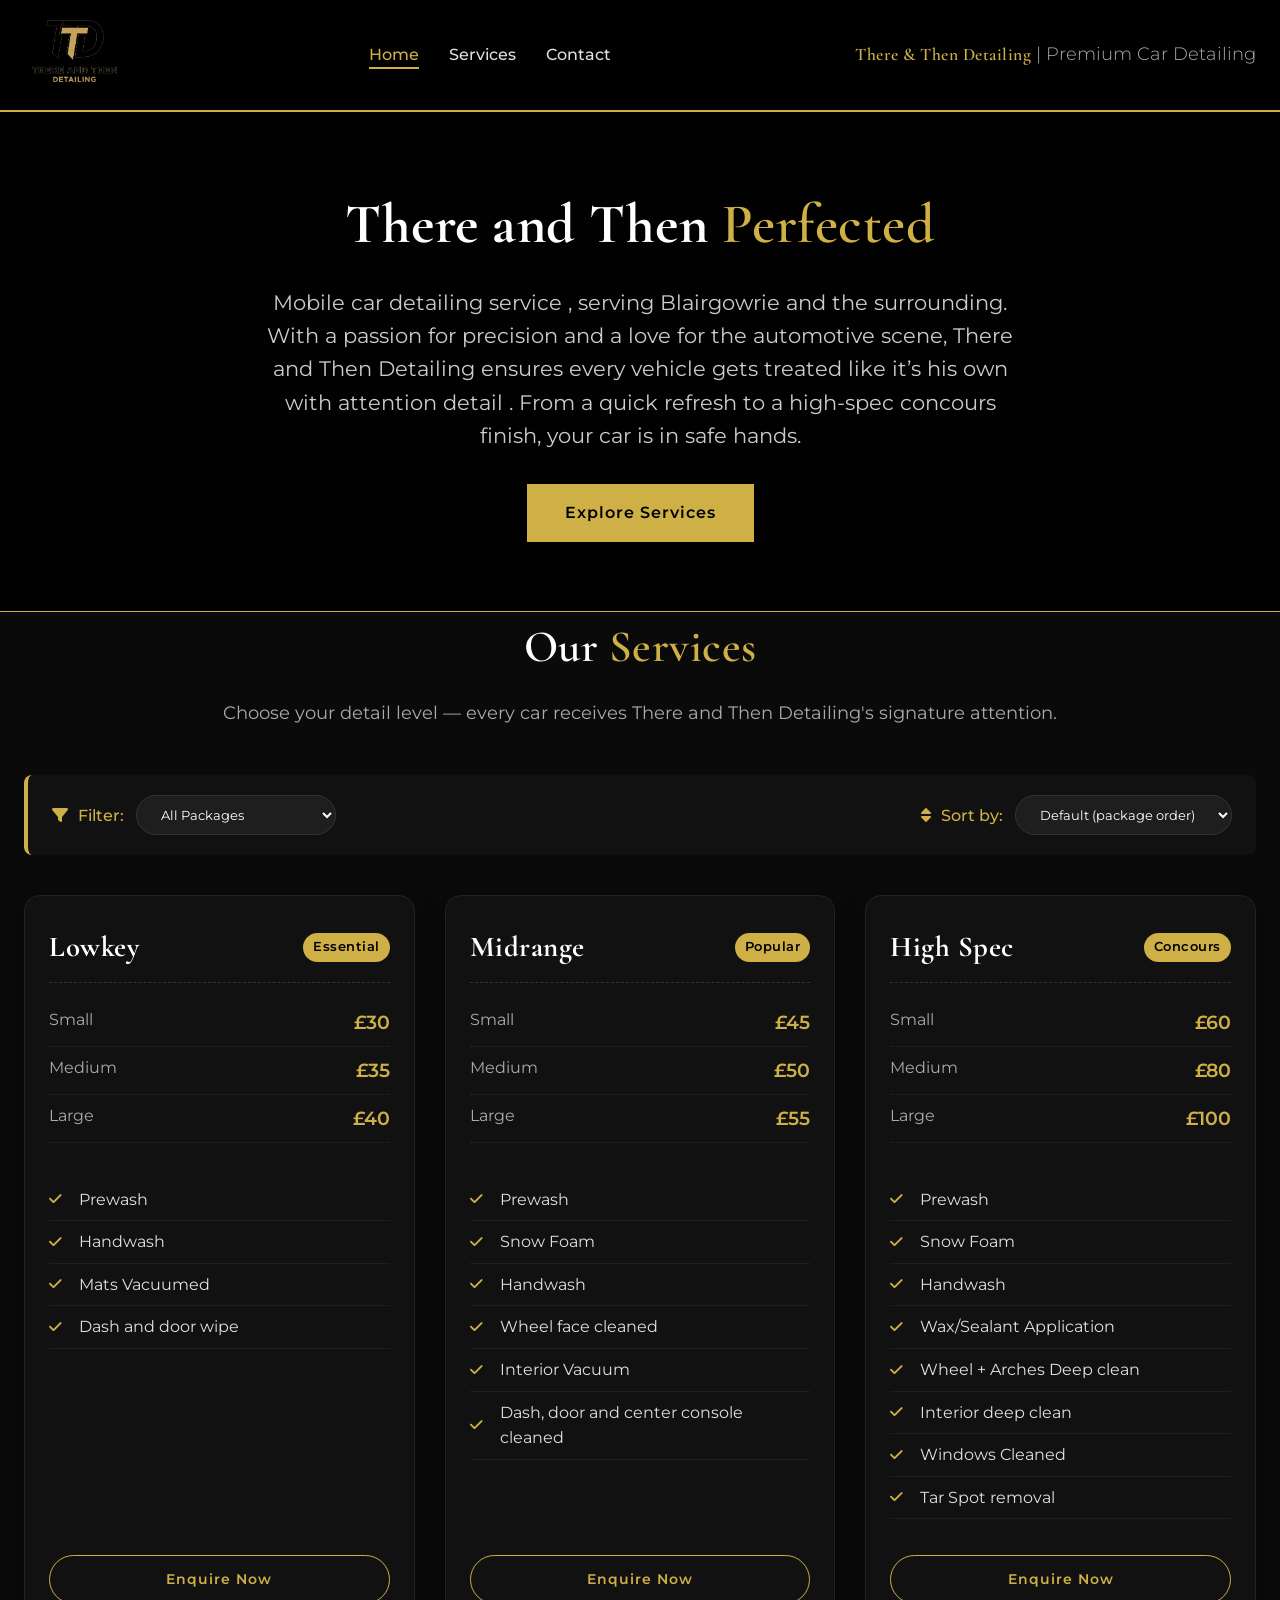
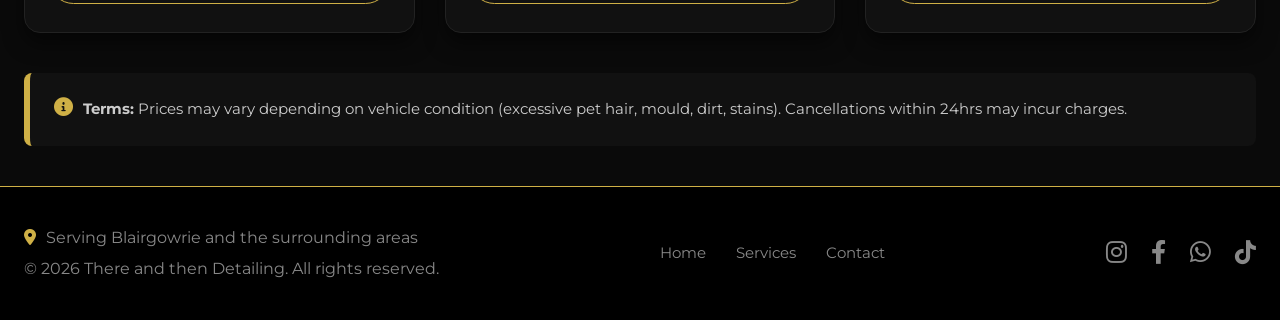
<file: index.html>
<!DOCTYPE html>
<html lang="en">
<head>
  <meta charset="UTF-8">
  <meta name="viewport" content="width=device-width, initial-scale=1.0, maximum-scale=5.0">
  <title>There and then Detailing | Premium Car Detailing Scotland</title>
  <link rel="icon" type="image/png" href="images/favicon_512.png">
  
  <!-- SEO Meta -->
  <meta name="description" content="There and then Detailing – Gift's premium mobile detailing service in Scotland. Lowkey to High Spec packages: snow foam, wax, deep interior. Book your valet today.">
  <meta name="keywords" content="car detailing Scotland, mobile valet, Gift, there and then detailing, paint correction, snow foam, wax, interior deep clean">
  <meta name="author" content="There and then Detailing">
  
  <!-- Open Graph -->
  <meta property="og:title" content="There and then Detailing | Scotland">
  <meta property="og:type" content="website">
  <meta property="og:description" content="Black & gold standard detailing. Gift brings high-end mobile detailing to your driveway.">
  <meta property="og:image" content="images/social-preview.jpg">
  <meta property="og:url" content="https://www.thereandthendetailing.scot">
  
  <!-- Fonts & Icons -->
  <link rel="preconnect" href="https://fonts.googleapis.com">
  <link rel="preconnect" href="https://fonts.gstatic.com" crossorigin>
  <link href="https://fonts.googleapis.com/css2?family=Cormorant+Garamond:wght@400;600;700&family=Montserrat:wght@300;400;500;600&display=swap" rel="stylesheet">
  <link rel="stylesheet" href="https://cdnjs.cloudflare.com/ajax/libs/font-awesome/6.0.0-beta3/css/all.min.css">
  
  <!-- CSS -->
  <link rel="stylesheet" href="css/styles.css">
</head>
<body>
  <!-- HEADER -->
  <header class="header">
    <div class="container header-container">
      <div class="logo-area">
        <!-- Logo image - REPLACE WITH ACTUAL PATH -->
        <a href="index.html"><img src="images/Logo_Transparent.PNG" alt="There and then Detailing Logo" class="logo-img" onerror="this.style.display='none'; this.nextElementSibling.style.display='block';"></a>
        <div class="logo-fallback">There & Then</div>
      </div>
      
      <!-- NAVIGATION BAR - ADDED -->
      <nav class="main-nav">
        <ul class="nav-links">
          <li><a href="index.html" class="active">Home</a></li>
          <li><a href="index.html#services">Services</a></li>
          <li><a href="contact.html">Contact</a></li>
        </ul>
      </nav>
      
      <div class="owner-tag">
        <span class="gold-text">There & Then Detailing</span> <span class="owner-title">| Premium Car Detailing</span>
      </div>
    </div>
  </header>

  <!-- HERO SECTION (Home) -->
  <section class="hero">
    <div class="container hero-content">
      <h1 class="hero-title">There and Then <span class="gold-text">Perfected</span></h1>
      <p class="hero-subtitle">Mobile car detailing service , serving Blairgowrie and the surrounding. With a passion for precision and a love for the automotive scene, There and Then Detailing ensures every vehicle gets treated like it’s his own with attention detail . From a quick refresh to a high-spec concours finish, your car is in safe  hands.</p>
      <a href="#services" class="btn btn-gold">Explore Services</a>
    </div>
  </section>

  <!-- SERVICES SECTION with FILTERS & SORT -->
  <section id="services" class="services">
    <div class="container">
      <h2 class="section-title">Our <span class="gold-text">Services</span></h2>
      <p class="section-subtitle">Choose your detail level — every car receives There and Then Detailing's signature attention.</p>
      
      <!-- FILTER AND SORT BAR -->
      <div class="filter-sort-bar">
        <div class="filter-group">
          <label for="serviceFilter"><i class="fas fa-filter gold-icon"></i> Filter:</label>
          <select id="serviceFilter" class="filter-select">
            <option value="all">All Packages</option>
            <option value="Lowkey">Lowkey</option>
            <option value="Midrange">Midrange</option>
            <option value="High Spec">High Spec</option>
          </select>
        </div>
        
        <div class="sort-group">
          <label for="sortBy"><i class="fas fa-sort gold-icon"></i> Sort by:</label>
          <select id="sortBy" class="filter-select">
            <option value="default">Default (package order)</option>
            <option value="priceAsc">Price: Low to High</option>
            <option value="priceDesc">Price: High to Low</option>
            <option value="nameAsc">Name: A-Z</option>
          </select>
        </div>
      </div>
      
      <!-- SERVICES GRID -->
      <div id="servicesGrid" class="services-grid">
        <!-- Services will be dynamically injected via JavaScript -->
      </div>
      
      <!-- TERMS & CONDITIONS NOTE -->
      <div class="terms-note">
        <p><i class="fas fa-info-circle gold-icon"></i> <strong>Terms:</strong> Prices may vary depending on vehicle condition (excessive pet hair, mould, dirt, stains). Cancellations within 24hrs may incur charges.</p>
      </div>
    </div>
  </section>

  <!-- TEAM / OWNER SECTION -->
  <!--<section class="team">
    <div class="container">
      <h2 class="section-title">Meet The <span class="gold-text">Hand</span></h2>
      <div class="owner-card">
        <div class="owner-info">
           <h3>Gift Ngwenya</h3>
          <p class="owner-role">Founder & Head Detailer</p>
          <p class="owner-bio">With a passion for precision and a love for Scotland's automotive scene, Gift ensures every vehicle gets the black & gold treatment. From a quick refresh to a high-spec concours finish, your car is in meticulous hands.</p>
        </div> 
        <div class="owner-image-placeholder">
          <i class="fas fa-user-circle"></i>
          <!-- Replace with actual image if available: <img src="images/gift-portrait.jpg" alt="Gift - Detailer"> -->
        <!-- </div>
      </div>
    </div>
  </section> -->

  <!-- FOOTER with LOCATION -->
  <footer class="footer">
    <div class="container footer-content">
      <div class="footer-info">
        <p><i class="fas fa-map-marker-alt gold-icon"></i> Serving Blairgowrie and the surrounding areas</p>
        <p>&copy; 2026 There and then Detailing. All rights reserved.</p>
      </div>
      
      <!-- FOOTER NAVIGATION - ADDED -->
      <div class="footer-nav">
        <a href="index.html">Home</a>
        <a href="index.html#services">Services</a>
        <a href="contact.html">Contact</a>
      </div>
      
      <div class="footer-social">
        <a href="https://www.instagram.com/thereandthendetailing/" aria-label="Instagram"><i class="fab fa-instagram"></i></a>
        <a href="https://www.facebook.com/ThereAndThenDetailing" aria-label="Facebook"><i class="fab fa-facebook-f"></i></a>
        <a href="https://wa.me/message/XXR4GZSARVKXA1" target="_blank" aria-label="WhatsApp">
        <i class="fab fa-whatsapp"></i>
        </a>
        <a href="https://www.tiktok.com/@thereandthendetailing" target="_blank" aria-label="TikTok">
        <i class="fab fa-tiktok"></i>
        </a>
      </div>
    </div>
  </footer>

  <!-- JavaScript -->
  <script src="js/script.js"></script>
</body>
</html>
</file>
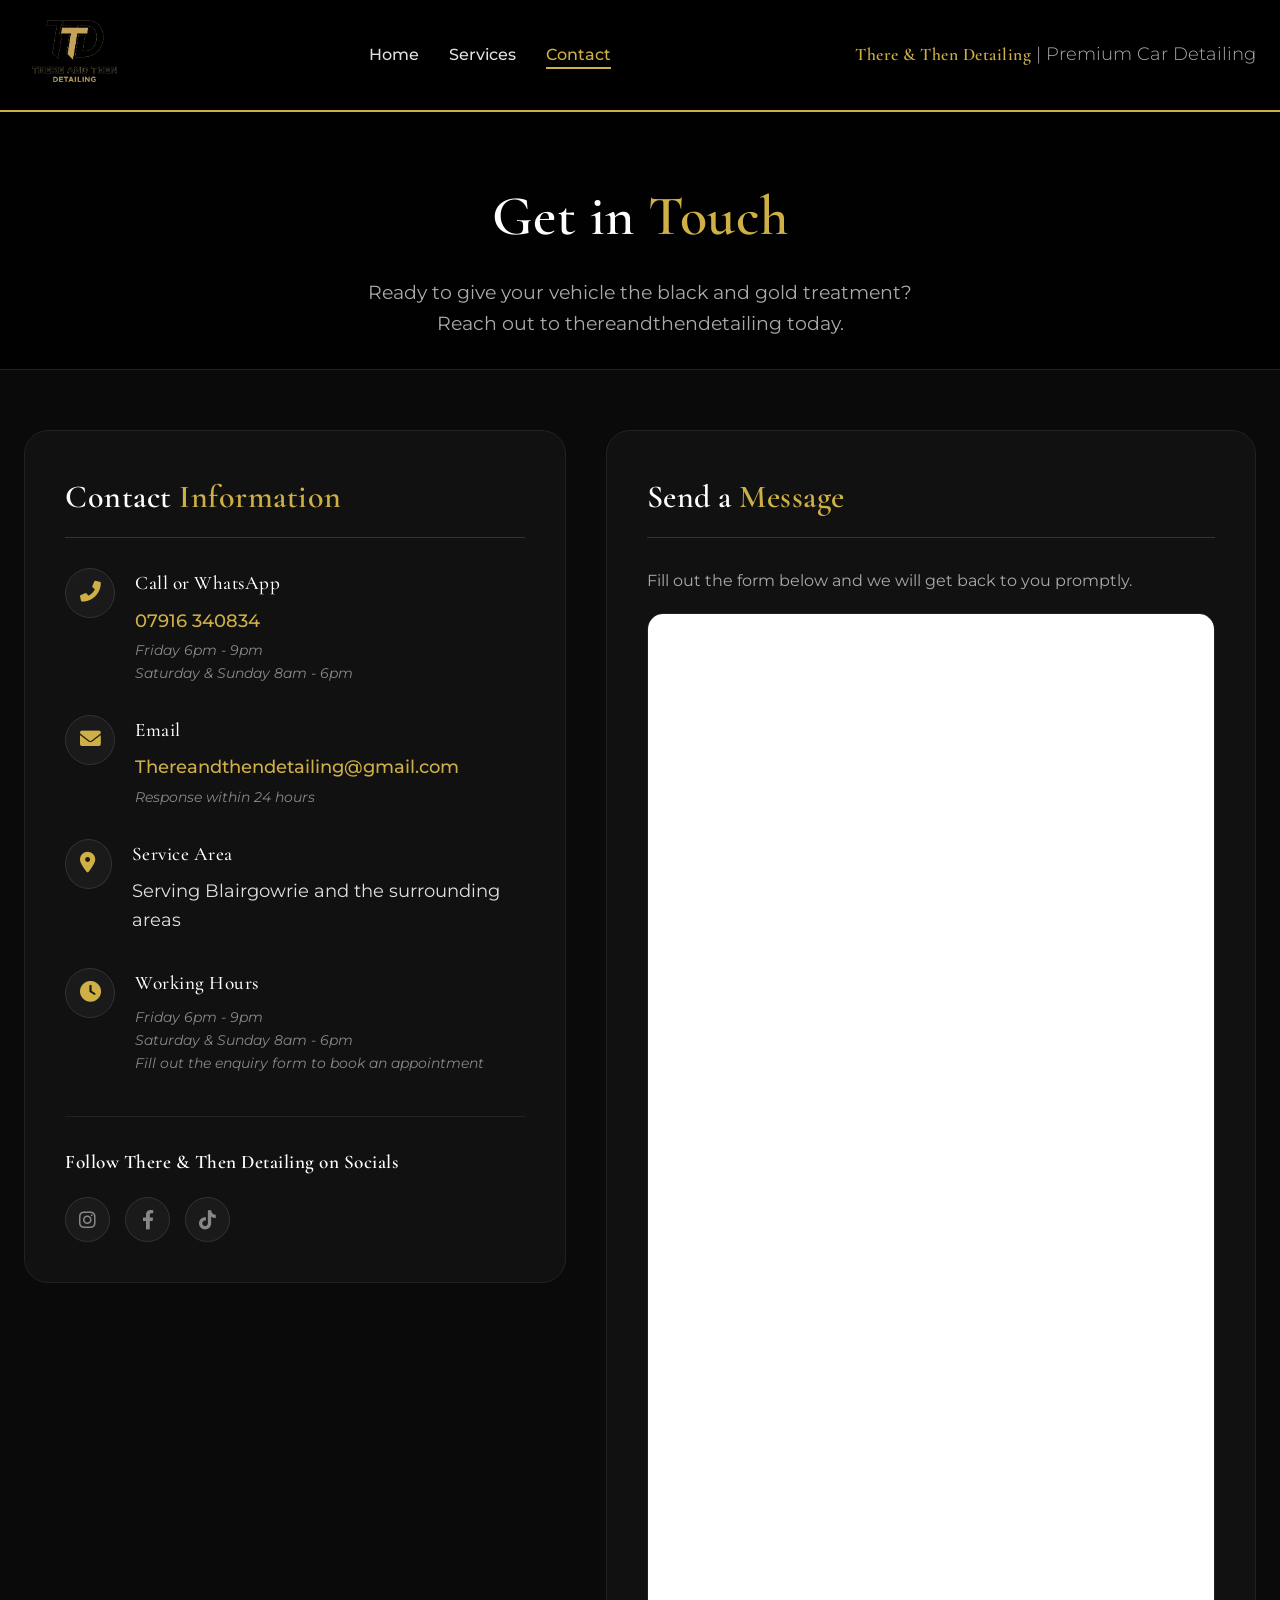
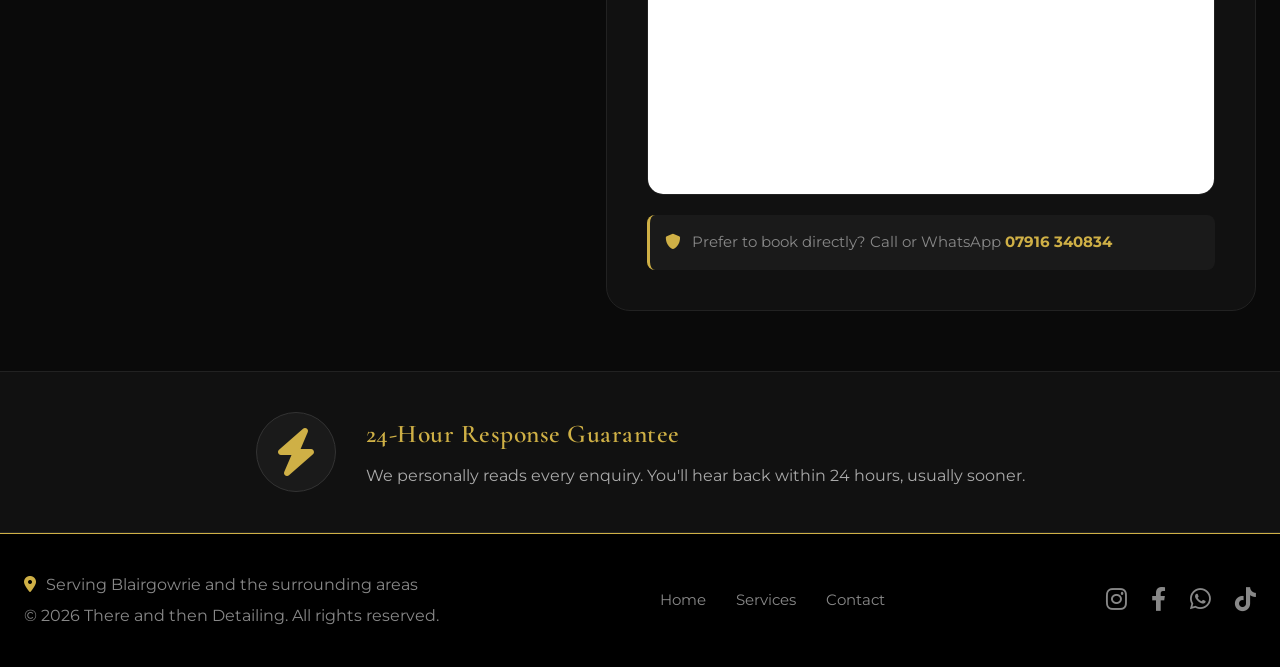
<file: contact.html>
<!DOCTYPE html>
<html lang="en">
<head>
  <meta charset="UTF-8">
  <meta name="viewport" content="width=device-width, initial-scale=1.0, maximum-scale=5.0">
  <title>Contact Us | There and then Detailing</title>
  
  <!-- SEO Meta -->
  <meta name="description" content="Contact There and then Detailing in Scotland. Book for premium mobile car detailing. Call 07916340834 or email Thereandthendetailing@gmail.com">
  <meta name="keywords" content="contact car detailing Scotland, book valet, Gift detailer, mobile car wash contact">
  
  <!-- Open Graph -->
  <meta property="og:title" content="Contact There and then Detailing | Scotland">
  <meta property="og:description" content="Get in touch with thereandthendetailing for premium black and gold detailing services.">
  <meta property="og:image" content="images/social-preview.jpg">
  
  <!-- Fonts & Icons -->
  <link rel="preconnect" href="https://fonts.googleapis.com">
  <link rel="preconnect" href="https://fonts.gstatic.com" crossorigin>
  <link href="https://fonts.googleapis.com/css2?family=Cormorant+Garamond:wght@400;600;700&family=Montserrat:wght@300;400;500;600&display=swap" rel="stylesheet">
  <link rel="stylesheet" href="https://cdnjs.cloudflare.com/ajax/libs/font-awesome/6.0.0-beta3/css/all.min.css">
  
  <!-- CSS -->
  <link rel="stylesheet" href="css/styles.css">
  <!-- Contact page specific styles -->
  <link rel="stylesheet" href="css/contact.css">
</head>
<body>
  <!-- HEADER (same as home page) -->
  <header class="header">
    <div class="container header-container">
      <div class="logo-area">
        <a href="index.html"><img src="images/Logo_Transparent.PNG" alt="There and then Detailing Logo" class="logo-img" onerror="this.style.display='none'; this.nextElementSibling.style.display='block';"></a>
        <div class="logo-fallback">There & Then</div>
      </div>
      <nav class="main-nav">
        <ul class="nav-links">
          <li><a href="index.html">Home</a></li>
          <li><a href="index.html#services">Services</a></li>
          <li><a href="contact.html" class="active">Contact</a></li>
        </ul>
      </nav>
      <div class="owner-tag">
        <span class="gold-text">There & Then Detailing</span> <span class="owner-title">| Premium Car Detailing</span>
      </div>
    </div>
  </header>

  <!-- CONTACT HERO -->
  <section class="contact-hero">
    <div class="container">
      <h1 class="page-title">Get in <span class="gold-text">Touch</span></h1>
      <p class="page-subtitle">Ready to give your vehicle the black and gold treatment? Reach out to thereandthendetailing today.</p>
    </div>
  </section>

  <!-- CONTACT GRID -->
  <section class="contact-section">
    <div class="container">
      <div class="contact-grid">
        <!-- LEFT COLUMN - Contact Details -->
        <div class="contact-details-card">
          <h2 class="contact-card-title">Contact <span class="gold-text">Information</span></h2>
          
          <div class="contact-info-list">
            <!-- Phone -->
            <div class="contact-info-item">
              <div class="contact-icon">
                <i class="fas fa-phone-alt"></i>
              </div>
              <div class="contact-text">
                <h3>Call or WhatsApp</h3>
                <a href="tel:+447916340834" class="contact-link">07916 340834</a>
                <p class="contact-note">Friday 6pm - 9pm</p>
                <p class="contact-note">Saturday & Sunday 8am - 6pm</p>
              </div>
            </div>
            
            <!-- Email -->
            <div class="contact-info-item">
              <div class="contact-icon">
                <i class="fas fa-envelope"></i>
              </div>
              <div class="contact-text">
                <h3>Email</h3>
                <a href="mailto:Thereandthendetailing@gmail.com" class="contact-link">Thereandthendetailing@gmail.com</a>
                <p class="contact-note">Response within 24 hours</p>
              </div>
            </div>
            
            <!-- Location -->
            <div class="contact-info-item">
              <div class="contact-icon">
                <i class="fas fa-map-marker-alt"></i>
              </div>
              <div class="contact-text">
                <h3>Service Area</h3>
                <p class="contact-location">Serving Blairgowrie and the surrounding areas</p>
                <!-- <p class="contact-note">Mobile service - we come to you</p> -->
              </div>
            </div>
            
            <!-- Hours -->
            <div class="contact-info-item">
              <div class="contact-icon">
                <i class="fas fa-clock"></i>
              </div>
              <div class="contact-text">
                <h3>Working Hours</h3>
                <p class="contact-note">Friday 6pm - 9pm</p>
                <p class="contact-note">Saturday & Sunday 8am - 6pm</p>
                <p class="contact-note">Fill out the enquiry form to book an appointment</p>
              </div>
            </div>
          </div>
          
          <!-- Social Links -->
          <div class="contact-social">
            <h3>Follow There & Then Detailing on Socials</h3>
            <div class="social-icons">
              <a href="#" aria-label="Instagram" class="social-icon"><i class="fab fa-instagram"></i></a>
              <a href="#" aria-label="Facebook" class="social-icon"><i class="fab fa-facebook-f"></i></a>
              <a href="#" aria-label="TikTok" class="social-icon"><i class="fab fa-tiktok"></i></a>
            </div>
          </div>
        </div>
        
        <!-- RIGHT COLUMN - Google Form -->
        <div class="contact-form-card">
          <h2 class="contact-card-title">Send a <span class="gold-text">Message</span></h2>
          <p class="form-intro">Fill out the form below and we will get back to you promptly.</p>
          
          <!-- Embedded Google Form -->
          <div class="form-container">
            <iframe src="https://docs.google.com/forms/d/e/1FAIpQLSdb9UoW27sQHLyPs6MBSXaahtcK2TwnNfQtTQ6817Glws_oNw/viewform?embedded=true" 
                    class="google-form"
                    frameborder="0" 
                    marginheight="0" 
                    marginwidth="0">
              Loading…
            </iframe>
          </div>
          
          <!-- Alternative direct contact note -->
          <p class="form-note">
            <i class="fas fa-shield-alt gold-icon"></i> 
            Prefer to book directly? Call or WhatsApp <strong>07916 340834</strong>
          </p>
        </div>
      </div>
    </div>
  </section>

  <!-- QUICK RESPONSE GUARANTEE -->
  <section class="response-banner">
    <div class="container">
      <div class="response-content">
        <i class="fas fa-bolt response-icon"></i>
        <div class="response-text">
          <h3>24-Hour Response Guarantee</h3>
          <p>We personally reads every enquiry. You'll hear back within 24 hours, usually sooner.</p>
        </div>
      </div>
    </div>
  </section>

  <!-- FOOTER -->
  <footer class="footer">
    <div class="container footer-content">
      <div class="footer-info">
        <p><i class="fas fa-map-marker-alt gold-icon"></i> Serving Blairgowrie and the surrounding areas</p>
        <p>&copy; 2026 There and then Detailing. All rights reserved.</p>
      </div>
      <div class="footer-nav">
        <a href="index.html">Home</a>
        <a href="index.html#services">Services</a>
        <a href="contact.html">Contact</a>
      </div>
      <div class="footer-social">
        <a href="https://www.instagram.com/thereandthendetailing/" aria-label="Instagram"><i class="fab fa-instagram"></i></a>
        <a href="https://www.facebook.com/ThereAndThenDetailing" aria-label="Facebook"><i class="fab fa-facebook-f"></i></a>
        <a href="https://wa.me/message/XXR4GZSARVKXA1" target="_blank" aria-label="WhatsApp">
        <i class="fab fa-whatsapp"></i>
        </a>
        <a href="https://www.tiktok.com/@thereandthendetailing" target="_blank" aria-label="TikTok">
        <i class="fab fa-tiktok"></i>
        </a>
      </div>
    </div>
  </footer>

  <!-- JavaScript -->
  <script src="js/script.js"></script>
</body>
</html>
</file>
<file: css/styles.css>
/* ===== css/styles.css ===== */
/* Black & Gold Theme - High End Detailing */

* {
  margin: 0;
  padding: 0;
  box-sizing: border-box;
}

body {
  font-family: 'Montserrat', sans-serif;
  background-color: #0a0a0a; /* deep black */
  color: #e0e0e0;
  line-height: 1.6;
  scroll-behavior: smooth;
}

h1, h2, h3, h4, .gold-text {
  font-family: 'Cormorant Garamond', serif;
  font-weight: 600;
  letter-spacing: 0.5px;
}

.container {
  max-width: 1280px;
  margin: 0 auto;
  padding: 0 24px;
}

/* HEADER */
.header {
  background: #000000;
  border-bottom: 2px solid #cfb046;
  padding: 16px 0;
  position: sticky;
  top: 0;
  z-index: 100;
}

.header-container {
  display: flex;
  align-items: center;
  justify-content: space-between;
  flex-wrap: wrap;
  gap: 16px;
}

.logo-area {
  display: flex;
  align-items: center;
  gap: 16px;
}

.logo-img {
  height: 70px;
  width: auto;
  max-width: 200px;
  object-fit: contain;
  padding: 4px 8px;
  border-radius: 4px;
}

.logo-fallback {
  display: none;
  font-size: 1.8rem;
  font-weight: 700;
  color: #cfb046;
  font-family: 'Cormorant Garamond', serif;
}

/* Navigation Styles - Integrated */
.main-nav {
  margin: 0 20px;
}

.nav-links {
  display: flex;
  list-style: none;
  gap: 30px;
}

.nav-links a {
  color: #e0e0e0;
  text-decoration: none;
  font-weight: 500;
  transition: color 0.3s ease;
  position: relative;
  font-size: 1rem;
}

.nav-links a:hover,
.nav-links a.active {
  color: #cfb046;
}

.nav-links a.active::after {
  content: '';
  position: absolute;
  bottom: -5px;
  left: 0;
  width: 100%;
  height: 2px;
  background: #cfb046;
}

.owner-tag {
  font-size: 1.1rem;
}

.owner-tag .gold-text {
  color: #cfb046;
  font-weight: 600;
}

.owner-title {
  color: #aaa;
  font-weight: 300;
}

/* HERO */
.hero {
  background: linear-gradient(rgba(0, 0, 0, 0.85), rgba(0, 0, 0, 0.9)), url('https://images.unsplash.com/photo-1607863680198-23d4b2565df6?ixlib=rb-4.0.3&auto=format&fit=crop&w=2070&q=80');
  background-size: cover;
  background-position: center 30%;
  min-height: 500px;
  display: flex;
  align-items: center;
  text-align: center;
  border-bottom: 1px solid #cfb046;
}

.hero-content {
  max-width: 800px;
  margin: 0 auto;
}

.hero-title {
  font-size: 3.5rem;
  font-weight: 700;
  margin-bottom: 16px;
  color: #fff;
}

.hero-subtitle {
  font-size: 1.3rem;
  margin-bottom: 32px;
  color: #ccc;
}

.btn {
  display: inline-block;
  padding: 14px 36px;
  text-decoration: none;
  font-weight: 600;
  letter-spacing: 1px;
  transition: all 0.3s ease;
  border: 2px solid transparent;
}

.btn-gold {
  background: #cfb046;
  color: #000;
  border-color: #cfb046;
}

.btn-gold:hover {
  background: transparent;
  color: #cfb046;
}

/* SECTION TITLES */
.section-title {
  font-size: 2.8rem;
  text-align: center;
  margin-bottom: 16px;
  color: #fff;
}

.section-subtitle {
  text-align: center;
  color: #aaa;
  margin-bottom: 48px;
  font-size: 1.1rem;
}

.gold-text {
  color: #cfb046;
}

.gold-icon {
  color: #cfb046;
  margin-right: 6px;
}

/* FILTER BAR */
.filter-sort-bar {
  display: flex;
  flex-wrap: wrap;
  justify-content: space-between;
  align-items: center;
  background: #111;
  padding: 20px 24px;
  border-radius: 8px;
  margin-bottom: 40px;
  border-left: 4px solid #cfb046;
  gap: 20px;
}

.filter-group, .sort-group {
  display: flex;
  align-items: center;
  gap: 12px;
  flex-wrap: wrap;
}

.filter-group label, .sort-group label {
  font-weight: 500;
  color: #cfb046;
}

.filter-select {
  background: #1e1e1e;
  border: 1px solid #333;
  color: #fff;
  padding: 10px 20px;
  border-radius: 40px;
  font-family: 'Montserrat', sans-serif;
  cursor: pointer;
  outline: none;
  min-width: 200px;
}

.filter-select:hover {
  border-color: #cfb046;
}

/* SERVICES GRID */
.services-grid {
  display: grid;
  grid-template-columns: repeat(auto-fill, minmax(320px, 1fr));
  gap: 30px;
  margin-bottom: 40px;
}

.service-card {
  background: #111;
  border: 1px solid #222;
  border-radius: 16px;
  padding: 28px 24px;
  transition: transform 0.3s ease, border-color 0.3s ease;
  box-shadow: 0 10px 20px rgba(0,0,0,0.5);
  display: flex;
  flex-direction: column;
}

.service-card:hover {
  transform: translateY(-5px);
  border-color: #cfb046;
}

.service-header {
  display: flex;
  justify-content: space-between;
  align-items: center;
  margin-bottom: 16px;
  padding-bottom: 12px;
  border-bottom: 1px dashed #333;
}

.service-name {
  font-size: 1.8rem;
  font-weight: 700;
  color: #fff;
}

.service-badge {
  background: #cfb046;
  color: #000;
  padding: 4px 10px;
  border-radius: 40px;
  font-size: 0.8rem;
  font-weight: 600;
  letter-spacing: 0.5px;
}

.service-price {
  margin-bottom: 20px;
}

.price-row {
  display: flex;
  justify-content: space-between;
  padding: 8px 0;
  border-bottom: 1px dotted #2a2a2a;
}

.price-label {
  color: #aaa;
  font-weight: 400;
}

.price-value {
  color: #cfb046;
  font-weight: 600;
  font-size: 1.2rem;
}

.service-features {
  list-style: none;
  margin: 16px 0 20px;
  flex-grow: 1;
}

.service-features li {
  padding: 8px 0;
  border-bottom: 1px solid #1e1e1e;
  display: flex;
  align-items: center;
  gap: 10px;
}

.service-features li i {
  color: #cfb046;
  font-size: 0.9rem;
  width: 20px;
}

.service-card .btn {
  margin-top: 16px;
  text-align: center;
  background: transparent;
  border: 1px solid #cfb046;
  color: #cfb046;
  padding: 12px;
  border-radius: 40px;
  font-size: 0.9rem;
}

.service-card .btn:hover {
  background: #cfb046;
  color: #000;
}

/* TERMS NOTE */
.terms-note {
  background: #111;
  padding: 24px;
  border-radius: 8px;
  margin: 40px 0;
  border-left: 6px solid #cfb046;
  font-size: 0.95rem;
  color: #ccc;
}

.terms-note i {
  font-size: 1.2rem;
}

/* TEAM SECTION */
.team {
  background: #0a0a0a;
  padding: 60px 0;
  border-top: 1px solid #222;
  border-bottom: 1px solid #222;
}

.owner-card {
  display: flex;
  align-items: center;
  gap: 50px;
  background: #111;
  border-radius: 24px;
  padding: 40px;
  max-width: 900px;
  margin: 0 auto;
  border: 1px solid #2a2a2a;
}

.owner-info h3 {
  font-size: 2.2rem;
  color: #cfb046;
  margin-bottom: 8px;
}

.owner-role {
  color: #888;
  margin-bottom: 16px;
  font-weight: 300;
  letter-spacing: 1px;
}

.owner-bio {
  color: #ccc;
  line-height: 1.8;
}

.owner-image-placeholder {
  font-size: 160px;
  color: #2a2a2a;
  line-height: 1;
}

.owner-image-placeholder i {
  color: #333;
}

/* FOOTER */
.footer {
  background: #000;
  padding: 32px 0;
  border-top: 1px solid #cfb046;
}

.footer-content {
  display: flex;
  justify-content: space-between;
  align-items: center;
  flex-wrap: wrap;
  gap: 24px;
}

.footer-info p {
  color: #888;
  margin: 6px 0;
}

/* Footer Navigation */
.footer-nav {
  display: flex;
  gap: 30px;
}

.footer-nav a {
  color: #888;
  text-decoration: none;
  transition: color 0.3s ease;
  font-size: 0.95rem;
}

.footer-nav a:hover {
  color: #cfb046;
}

.footer-social {
  display: flex;
  gap: 24px;
}

.footer-social a {
  color: #888;
  font-size: 1.5rem;
  transition: color 0.3s ease;
}

.footer-social a:hover {
  color: #cfb046;
}

/* ===== RESPONSIVE STYLES ===== */
/* Large Tablets */
@media (max-width: 992px) {
  .header-container {
    justify-content: center;
  }
  
  .main-nav {
    order: 3;
    width: 100%;
    margin: 10px 0 0;
  }
  
  .nav-links {
    justify-content: center;
    flex-wrap: wrap;
  }
  
  .owner-tag {
    margin-left: auto;
  }
}

/* Tablets */
@media (max-width: 768px) {
  .hero-title {
    font-size: 2.5rem;
  }
  
  .hero-subtitle {
    font-size: 1.1rem;
  }
  
  .section-title {
    font-size: 2.2rem;
  }
  
  .filter-sort-bar {
    flex-direction: column;
    align-items: stretch;
  }
  
  .filter-group, .sort-group {
    justify-content: space-between;
  }
  
  .filter-select {
    width: 100%;
  }
  
  .owner-card {
    flex-direction: column;
    text-align: center;
    padding: 30px 20px;
    gap: 20px;
  }
  
  .owner-image-placeholder {
    font-size: 120px;
  }
  
  .services-grid {
    grid-template-columns: 1fr;
  }
  
  .footer-content {
    flex-direction: column;
    text-align: center;
    gap: 20px;
  }
  
  .footer-nav {
    justify-content: center;
  }
  
  .footer-social {
    justify-content: center;
  }
}

/* Mobile Phones */
@media (max-width: 480px) {
  .header-container {
    flex-direction: column;
    text-align: center;
  }
  
  .logo-area {
    justify-content: center;
  }
  
  .logo-img {
    height: 60px;
  }
  
  .main-nav {
    margin: 10px 0;
  }
  
  .nav-links {
    gap: 15px;
  }
  
  .nav-links a {
    font-size: 0.9rem;
  }
  
  .owner-tag {
    font-size: 1rem;
  }
  
  .hero {
    min-height: 400px;
  }
  
  .hero-title {
    font-size: 2rem;
  }
  
  .hero-subtitle {
    font-size: 1rem;
    margin-bottom: 24px;
  }
  
  .btn {
    padding: 12px 28px;
    font-size: 0.9rem;
  }
  
  .section-title {
    font-size: 1.8rem;
  }
  
  .section-subtitle {
    font-size: 1rem;
    margin-bottom: 30px;
  }
  
  .filter-sort-bar {
    padding: 15px;
  }
  
  .filter-group, .sort-group {
    flex-direction: column;
    align-items: flex-start;
    width: 100%;
  }
  
  .filter-group label, .sort-group label {
    margin-bottom: 5px;
  }
  
  .service-card {
    padding: 20px 16px;
  }
  
  .service-name {
    font-size: 1.5rem;
  }
  
  .price-row {
    flex-direction: column;
    gap: 4px;
  }
  
  .price-label {
    font-size: 0.9rem;
  }
  
  .price-value {
    font-size: 1.1rem;
  }
  
  .service-features li {
    font-size: 0.9rem;
  }
  
  .terms-note {
    padding: 18px;
    font-size: 0.85rem;
  }
  
  .owner-info h3 {
    font-size: 1.8rem;
  }
  
  .owner-role {
    font-size: 0.9rem;
  }
  
  .owner-bio {
    font-size: 0.9rem;
  }
  
  .footer-nav {
    flex-wrap: wrap;
    gap: 20px;
  }
  
  .footer-nav a {
    font-size: 0.9rem;
  }
  
  .footer-social {
    gap: 20px;
  }
  
  .footer-social a {
    font-size: 1.3rem;
  }
}

/* Small Mobile Phones */
@media (max-width: 360px) {
  .nav-links {
    gap: 10px;
  }
  
  .nav-links a {
    font-size: 0.8rem;
  }
  
  .hero-title {
    font-size: 1.8rem;
  }
  
  .service-name {
    font-size: 1.3rem;
  }
  
  .service-badge {
    font-size: 0.7rem;
    padding: 3px 8px;
  }
}
</file>
<file: css/contact.css>
/* ===== css/contact.css ===== */
/* Contact page specific styles - Black & Gold Theme */

/* Navigation styles (add to main styles.css as well) */
.main-nav {
  margin: 0 20px;
}

.nav-links {
  display: flex;
  list-style: none;
  gap: 30px;
}

.nav-links a {
  color: #e0e0e0;
  text-decoration: none;
  font-weight: 500;
  transition: color 0.3s ease;
  position: relative;
}

.nav-links a:hover,
.nav-links a.active {
  color: #cfb046;
}

.nav-links a.active::after {
  content: '';
  position: absolute;
  bottom: -5px;
  left: 0;
  width: 100%;
  height: 2px;
  background: #cfb046;
}

/* Contact Hero */
.contact-hero {
  padding: 60px 0 30px;
  background: linear-gradient(rgba(0, 0, 0, 0.9), rgba(0, 0, 0, 0.95));
  text-align: center;
  border-bottom: 1px solid #222;
}

.page-title {
  font-size: 3.5rem;
  color: #fff;
  margin-bottom: 16px;
}

.page-subtitle {
  font-size: 1.2rem;
  color: #aaa;
  max-width: 600px;
  margin: 0 auto;
}

/* Contact Section */
.contact-section {
  padding: 60px 0;
  background: #0a0a0a;
}

.contact-grid {
  display: grid;
  grid-template-columns: 1fr 1.2fr;
  gap: 40px;
  align-items: start;
}

/* Cards */
.contact-details-card,
.contact-form-card {
  background: #111;
  border: 1px solid #222;
  border-radius: 24px;
  padding: 40px;
  transition: transform 0.3s ease, border-color 0.3s ease;
}

.contact-details-card:hover,
.contact-form-card:hover {
  border-color: #cfb046;
  transform: translateY(-5px);
}

.contact-card-title {
  font-size: 2rem;
  color: #fff;
  margin-bottom: 30px;
  font-family: 'Cormorant Garamond', serif;
  border-bottom: 1px solid #333;
  padding-bottom: 15px;
}

/* Contact Info List */
.contact-info-list {
  display: flex;
  flex-direction: column;
  gap: 30px;
  margin-bottom: 40px;
}

.contact-info-item {
  display: flex;
  gap: 20px;
  align-items: flex-start;
}

.contact-icon {
  width: 50px;
  height: 50px;
  background: #1a1a1a;
  border-radius: 50%;
  display: flex;
  align-items: center;
  justify-content: center;
  border: 1px solid #333;
  transition: all 0.3s ease;
}

.contact-info-item:hover .contact-icon {
  border-color: #cfb046;
  background: #222;
}

.contact-icon i {
  font-size: 1.3rem;
  color: #cfb046;
}

.contact-text h3 {
  color: #fff;
  font-size: 1.2rem;
  margin-bottom: 8px;
  font-weight: 500;
}

.contact-link {
  color: #cfb046;
  text-decoration: none;
  font-size: 1.1rem;
  font-weight: 500;
  transition: color 0.3s ease;
  display: inline-block;
  margin-bottom: 4px;
}

.contact-link:hover {
  color: #e5c25b;
  text-decoration: underline;
}

.contact-note {
  color: #888;
  font-size: 0.9rem;
  font-style: italic;
}

.contact-location,
.contact-hours {
  color: #e0e0e0;
  font-size: 1.1rem;
  margin-bottom: 4px;
}

/* Social Section */
.contact-social {
  border-top: 1px solid #222;
  padding-top: 30px;
}

.contact-social h3 {
  color: #fff;
  font-size: 1.2rem;
  margin-bottom: 20px;
}

.social-icons {
  display: flex;
  gap: 15px;
}

.social-icon {
  width: 45px;
  height: 45px;
  background: #1a1a1a;
  border-radius: 50%;
  display: flex;
  align-items: center;
  justify-content: center;
  color: #888;
  font-size: 1.2rem;
  transition: all 0.3s ease;
  border: 1px solid #333;
  text-decoration: none;
}

.social-icon:hover {
  background: #cfb046;
  color: #000;
  border-color: #cfb046;
}

/* Form Container */
.form-container {
  margin: 20px 0;
  border-radius: 16px;
  overflow: hidden;
  border: 1px solid #222;
  background: #000;
}

.google-form {
  width: 100%;
  height: 1180px;
  display: block;
  background: #000;
}

/* Form intro and note */
.form-intro {
  color: #aaa;
  margin-bottom: 20px;
  font-size: 1rem;
}

.form-note {
  color: #888;
  font-size: 0.95rem;
  margin-top: 20px;
  padding: 15px;
  background: #1a1a1a;
  border-radius: 8px;
  border-left: 3px solid #cfb046;
}

.form-note i {
  margin-right: 8px;
}

.form-note strong {
  color: #cfb046;
}

/* Response Banner */
.response-banner {
  background: #111;
  padding: 40px 0;
  border-top: 1px solid #222;
  border-bottom: 1px solid #222;
}

.response-content {
  display: flex;
  align-items: center;
  justify-content: center;
  gap: 30px;
  max-width: 800px;
  margin: 0 auto;
  text-align: left;
}

.response-icon {
  font-size: 3rem;
  color: #cfb046;
  background: #1a1a1a;
  width: 80px;
  height: 80px;
  border-radius: 50%;
  display: flex;
  align-items: center;
  justify-content: center;
  border: 1px solid #333;
}

.response-text h3 {
  color: #cfb046;
  font-size: 1.6rem;
  margin-bottom: 8px;
  font-family: 'Cormorant Garamond', serif;
}

.response-text p {
  color: #aaa;
  font-size: 1rem;
}

/* Footer navigation */
.footer-nav {
  display: flex;
  gap: 30px;
}

.footer-nav a {
  color: #888;
  text-decoration: none;
  transition: color 0.3s ease;
}

.footer-nav a:hover {
  color: #cfb046;
}

/* Responsive Design */
@media (max-width: 992px) {
  .contact-grid {
    grid-template-columns: 1fr;
    gap: 30px;
  }
  
  .page-title {
    font-size: 2.8rem;
  }
}

@media (max-width: 768px) {
  .header-container {
    flex-direction: column;
    gap: 15px;
  }
  
  .nav-links {
    gap: 20px;
  }
  
  .contact-details-card,
  .contact-form-card {
    padding: 30px 20px;
  }
  
  .contact-info-item {
    flex-direction: column;
    align-items: center;
    text-align: center;
  }
  
  .contact-icon {
    margin-bottom: 10px;
  }
  
  .response-content {
    flex-direction: column;
    text-align: center;
    gap: 15px;
  }
  
  .footer-content {
    flex-direction: column;
    text-align: center;
    gap: 20px;
  }
  
  .google-form {
    height: 1300px; /* Slightly taller for mobile */
  }
}

@media (max-width: 480px) {
  .page-title {
    font-size: 2.2rem;
  }
  
  .nav-links {
    flex-wrap: wrap;
    justify-content: center;
  }
  
  .contact-card-title {
    font-size: 1.8rem;
  }
  
  .google-form {
    height: 1400px;
  }
}

/* Google Form Dark Theme Override */
.google-form {
  color-scheme: dark;
}

/* Ensure iframe content is readable */
.google-form {
  background: #000;
}

/* Loading state */
.google-form::before {
  content: "Loading form...";
  display: block;
  padding: 40px;
  text-align: center;
  color: #888;
}
</file>
